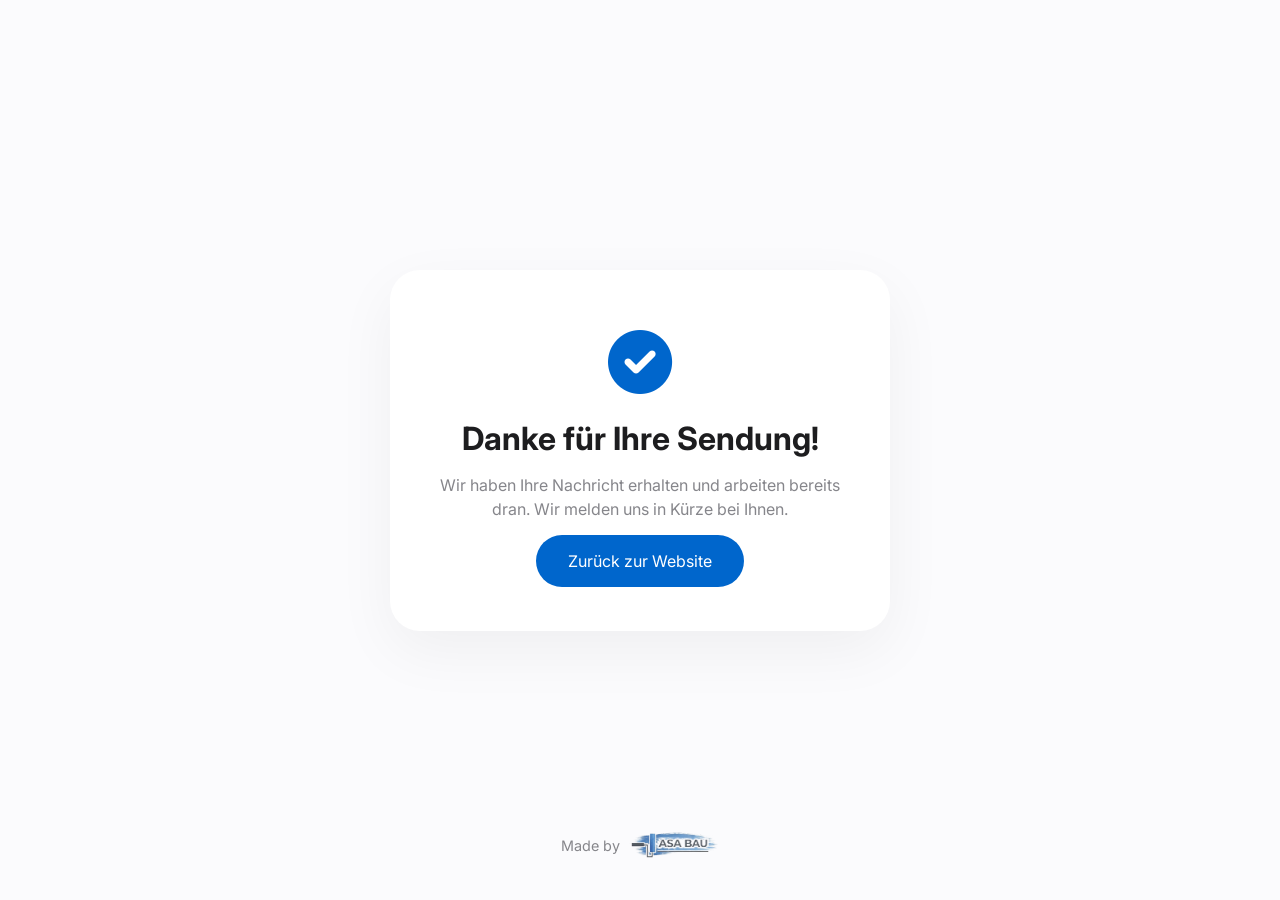
<file: danke.html>
<!DOCTYPE html>
<html lang="de">
<head>
    <link rel="stylesheet" href="https://cdnjs.cloudflare.com/ajax/libs/font-awesome/6.0.0/css/all.min.css">
    <meta charset="UTF-8">
    <meta name="viewport" content="width=device-width, initial-scale=1.0">
    <title>Anfrage versendet | ASA BAU</title>
    
    <link href="https://fonts.googleapis.com/css2?family=Inter:wght@300;500;700&display=swap" rel="stylesheet">
    <link rel="stylesheet" href="css/style.css">
    <style>
        body.thanks-page {
            background: #fbfbfd;
            height: 100vh;
            display: flex;
            align-items: center;
            justify-content: center;
            text-align: center;
            margin: 0;
        }
        .thanks-card {
            background: white;
            padding: 60px 40px;
            border-radius: 30px;
            box-shadow: 0 20px 60px rgba(0,0,0,0.05);
            max-width: 500px;
            width: 90%;
        }
        .thanks-card i {
            font-size: 4rem;
            color: #0066cc;
            margin-bottom: 25px;
        }
        .thanks-card h1 {
            font-size: 2rem;
            margin-bottom: 15px;
            color: #1d1d1f;
        }
        .thanks-card p {
            color: #86868b;
            margin-bottom: 30px;
            line-height: 1.5;
        }
        .made-by {
            position: fixed;
            bottom: 40px;
            left: 50%;
            transform: translateX(-50%);
            display: flex;
            align-items: center;
            gap: 10px;
            font-size: 0.9rem;
            color: #86868b;
        }
        .made-by img {
            height: 30px;
            opacity: 0.8;
        }
    </style>
</head>
<body class="thanks-page">

    <div class="thanks-card">
        <i class="fas fa-check-circle"></i>
        <h1>Danke für Ihre Sendung!</h1>
        <p>Wir haben Ihre Nachricht erhalten und arbeiten bereits dran. Wir melden uns in Kürze bei Ihnen.</p>
        <a href="index.html" class="btn-main">Zurück zur Website</a>
    </div>

    <div class="made-by">
        <span>Made by</span>
        <img src="img/logo-clean.png" alt="ASA BAU Logo">
    </div>

</body>
</html>
</file>
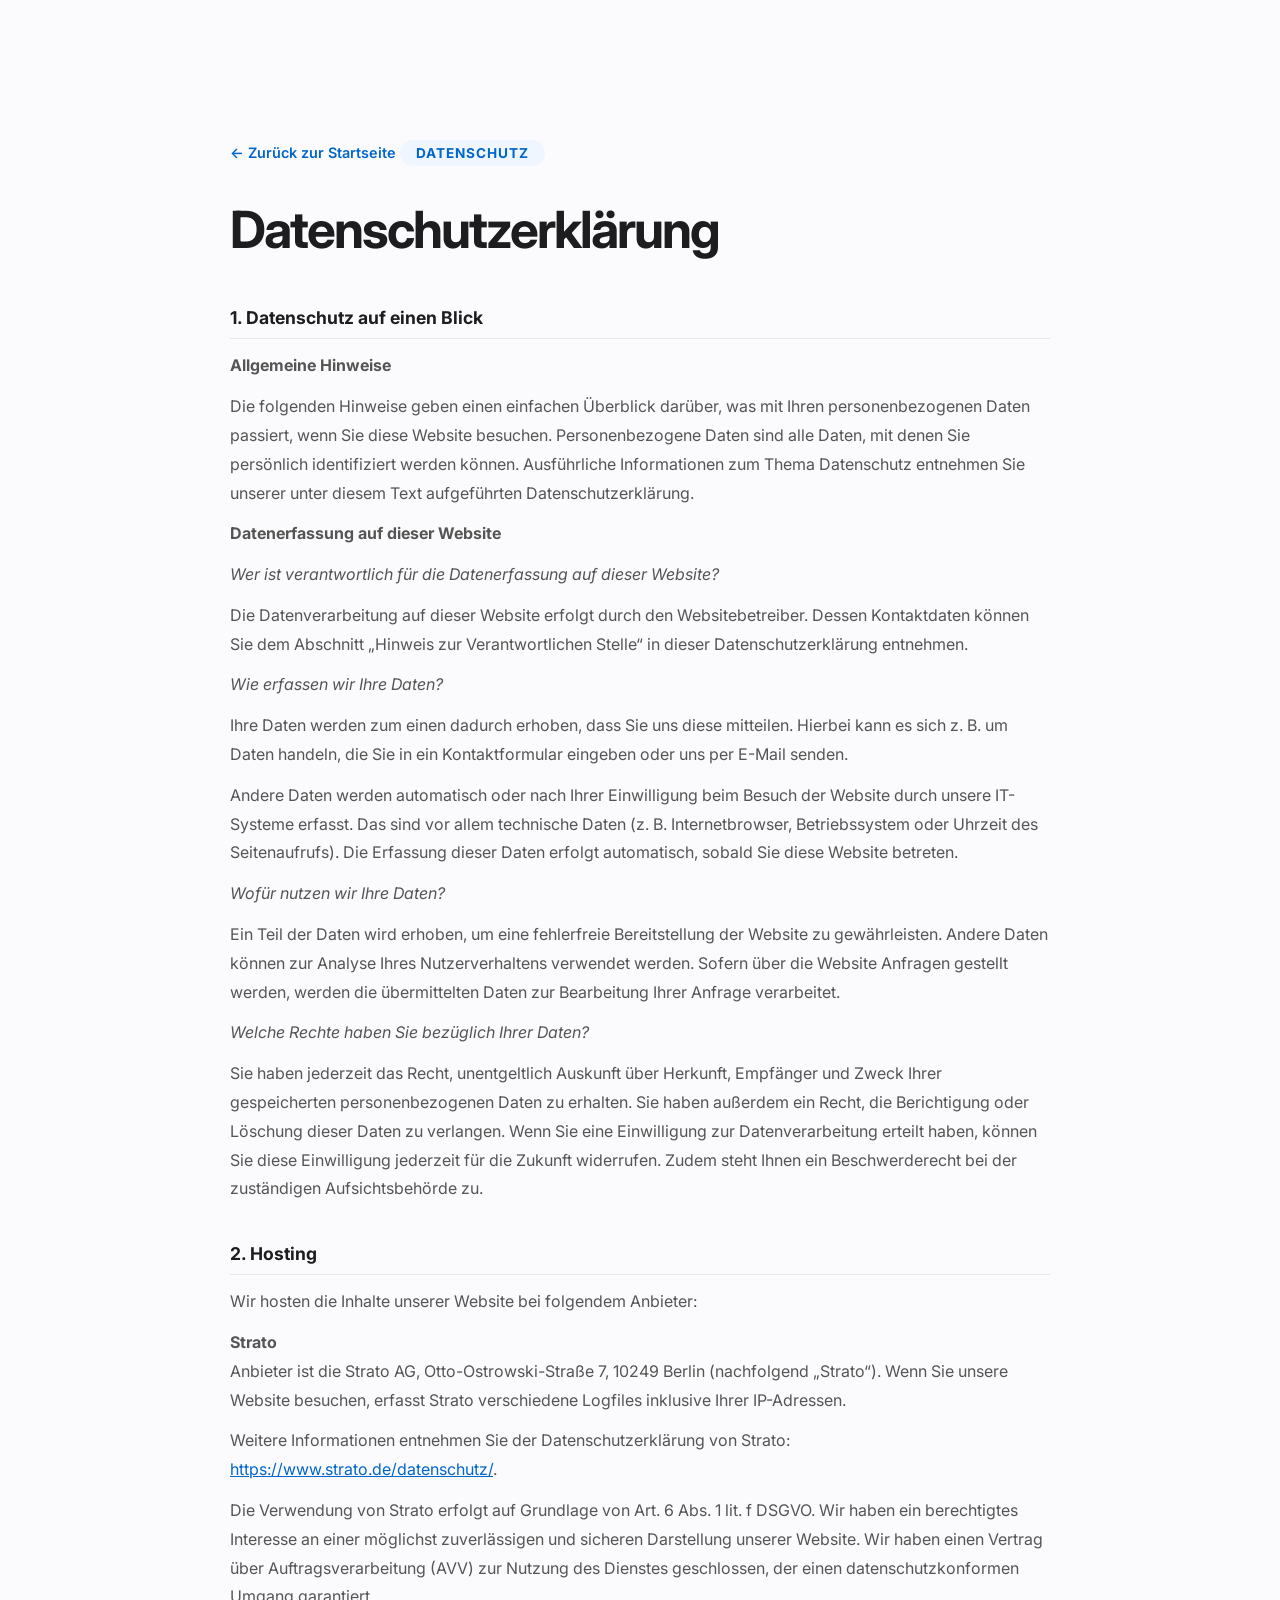
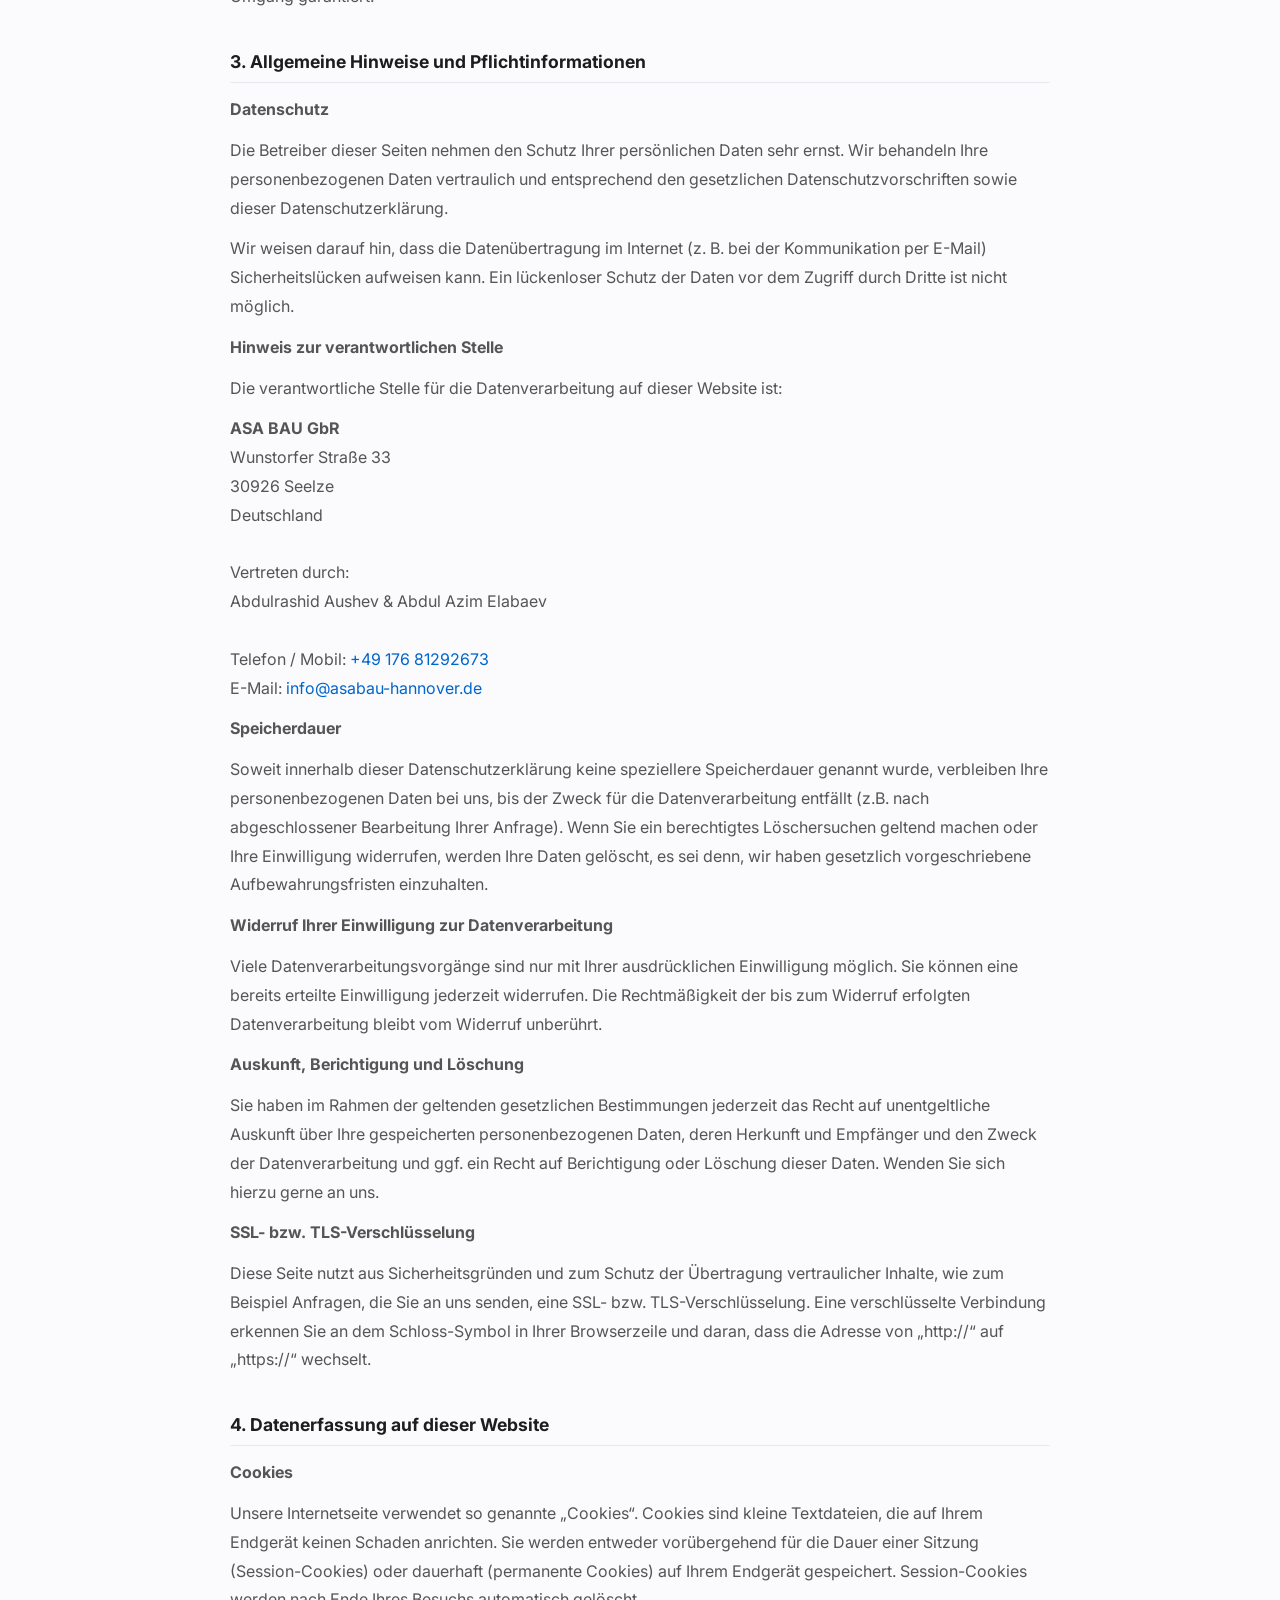
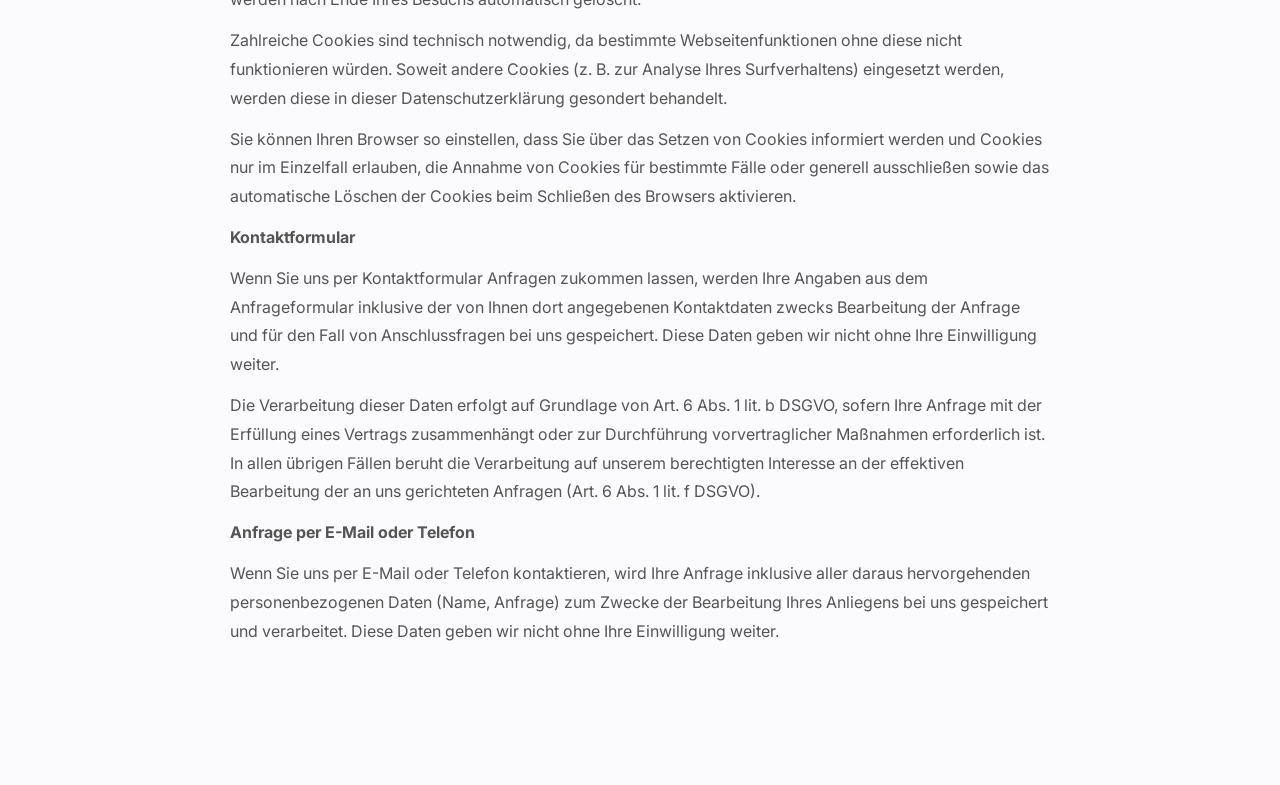
<file: datenschutz.html>
<!DOCTYPE html>
<html lang="de">
<head>
    <meta charset="UTF-8">
    <meta name="viewport" content="width=device-width, initial-scale=1.0">
    <title>Datenschutzerklärung - ASA BAU</title>
    <meta name="robots" content="noindex, nofollow">
    <link href="https://fonts.googleapis.com/css2?family=Inter:wght@300;500;700&display=swap" rel="stylesheet">
    <link rel="stylesheet" href="css/style.css">
    <style>
        body { background: #fbfbfd; }
        .legal-page { padding: 140px 0 100px; max-width: 820px; margin: 0 auto; }
        .legal-badge {
            display: inline-block;
            background: #f0f6ff;
            color: #0066cc;
            padding: 5px 16px;
            border-radius: 20px;
            font-size: 0.85rem;
            font-weight: 700;
            letter-spacing: 1px;
            text-transform: uppercase;
            margin-bottom: 20px;
        }
        .legal-page h1 { font-size: 3.2rem; letter-spacing: -2px; color: #1d1d1f; margin-bottom: 50px; line-height: 1.1; }
        .legal-section { margin-bottom: 40px; }
        .legal-section h2 {
            font-size: 1.1rem;
            font-weight: 700;
            color: #1d1d1f;
            margin-bottom: 12px;
            padding-bottom: 10px;
            border-bottom: 1px solid #e8e8ed;
        }
        .legal-section p { color: #555; line-height: 1.8; font-size: 1rem; margin-bottom: 12px; }
        .legal-section ul { margin-left: 20px; }
        .legal-section li { color: #555; line-height: 1.8; font-size: 1rem; margin-bottom: 6px; }
        .back-link {
            display: inline-flex;
            align-items: center;
            gap: 8px;
            color: #0066cc;
            text-decoration: none;
            font-size: 0.9rem;
            font-weight: 600;
            margin-bottom: 40px;
            transition: gap 0.2s;
        }
        .back-link:hover { gap: 12px; }
    </style>
</head>
<body>
    <div class="container legal-page">
        <a href="index.html" class="back-link">← Zurück zur Startseite</a>
        <div class="legal-badge">Datenschutz</div>
        <h1>Datenschutzerklärung</h1>

        <!-- 1 -->
        <div class="legal-section">
            <h2>1. Datenschutz auf einen Blick</h2>
            <p><strong>Allgemeine Hinweise</strong></p>
            <p>Die folgenden Hinweise geben einen einfachen Überblick darüber, was mit Ihren personenbezogenen Daten passiert, wenn Sie diese Website besuchen. Personenbezogene Daten sind alle Daten, mit denen Sie persönlich identifiziert werden können. Ausführliche Informationen zum Thema Datenschutz entnehmen Sie unserer unter diesem Text aufgeführten Datenschutzerklärung.</p>
            
            <p><strong>Datenerfassung auf dieser Website</strong></p>
            <p><em>Wer ist verantwortlich für die Datenerfassung auf dieser Website?</em></p>
            <p>Die Datenverarbeitung auf dieser Website erfolgt durch den Websitebetreiber. Dessen Kontaktdaten können Sie dem Abschnitt „Hinweis zur Verantwortlichen Stelle“ in dieser Datenschutzerklärung entnehmen.</p>
            <p><em>Wie erfassen wir Ihre Daten?</em></p>
            <p>Ihre Daten werden zum einen dadurch erhoben, dass Sie uns diese mitteilen. Hierbei kann es sich z. B. um Daten handeln, die Sie in ein Kontaktformular eingeben oder uns per E-Mail senden.</p>
            <p>Andere Daten werden automatisch oder nach Ihrer Einwilligung beim Besuch der Website durch unsere IT-Systeme erfasst. Das sind vor allem technische Daten (z. B. Internetbrowser, Betriebssystem oder Uhrzeit des Seitenaufrufs). Die Erfassung dieser Daten erfolgt automatisch, sobald Sie diese Website betreten.</p>
            <p><em>Wofür nutzen wir Ihre Daten?</em></p>
            <p>Ein Teil der Daten wird erhoben, um eine fehlerfreie Bereitstellung der Website zu gewährleisten. Andere Daten können zur Analyse Ihres Nutzerverhaltens verwendet werden. Sofern über die Website Anfragen gestellt werden, werden die übermittelten Daten zur Bearbeitung Ihrer Anfrage verarbeitet.</p>
            <p><em>Welche Rechte haben Sie bezüglich Ihrer Daten?</em></p>
            <p>Sie haben jederzeit das Recht, unentgeltlich Auskunft über Herkunft, Empfänger und Zweck Ihrer gespeicherten personenbezogenen Daten zu erhalten. Sie haben außerdem ein Recht, die Berichtigung oder Löschung dieser Daten zu verlangen. Wenn Sie eine Einwilligung zur Datenverarbeitung erteilt haben, können Sie diese Einwilligung jederzeit für die Zukunft widerrufen. Zudem steht Ihnen ein Beschwerderecht bei der zuständigen Aufsichtsbehörde zu.</p>
        </div>

        <!-- 2 -->
        <div class="legal-section">
            <h2>2. Hosting</h2>
            <p>Wir hosten die Inhalte unserer Website bei folgendem Anbieter:</p>
            <p><strong>Strato</strong><br>
            Anbieter ist die Strato AG, Otto-Ostrowski-Straße 7, 10249 Berlin (nachfolgend „Strato“). Wenn Sie unsere Website besuchen, erfasst Strato verschiedene Logfiles inklusive Ihrer IP-Adressen.</p>
            <p>Weitere Informationen entnehmen Sie der Datenschutzerklärung von Strato: <a href="https://www.strato.de/datenschutz/" target="_blank" rel="noopener noreferrer" style="color: #0066cc;">https://www.strato.de/datenschutz/</a>.</p>
            <p>Die Verwendung von Strato erfolgt auf Grundlage von Art. 6 Abs. 1 lit. f DSGVO. Wir haben ein berechtigtes Interesse an einer möglichst zuverlässigen und sicheren Darstellung unserer Website. Wir haben einen Vertrag über Auftragsverarbeitung (AVV) zur Nutzung des Dienstes geschlossen, der einen datenschutzkonformen Umgang garantiert.</p>
        </div>

        <!-- 3 -->
        <div class="legal-section">
            <h2>3. Allgemeine Hinweise und Pflichtinformationen</h2>
            <p><strong>Datenschutz</strong></p>
            <p>Die Betreiber dieser Seiten nehmen den Schutz Ihrer persönlichen Daten sehr ernst. Wir behandeln Ihre personenbezogenen Daten vertraulich und entsprechend den gesetzlichen Datenschutzvorschriften sowie dieser Datenschutzerklärung.</p>
            <p>Wir weisen darauf hin, dass die Datenübertragung im Internet (z. B. bei der Kommunikation per E-Mail) Sicherheitslücken aufweisen kann. Ein lückenloser Schutz der Daten vor dem Zugriff durch Dritte ist nicht möglich.</p>
            
            <p><strong>Hinweis zur verantwortlichen Stelle</strong></p>
            <p>Die verantwortliche Stelle für die Datenverarbeitung auf dieser Website ist:</p>
            <p>
                <strong>ASA BAU GbR</strong><br>
                Wunstorfer Straße 33<br>
                30926 Seelze<br>
                Deutschland<br><br>
                Vertreten durch:<br>
                Abdulrashid Aushev &amp; Abdul Azim Elabaev<br><br>
                Telefon / Mobil: <a href="tel:+4917681292673" style="color: #0066cc; text-decoration: none;">+49 176 81292673</a><br>
                E-Mail: <a href="mailto:info@asabau-hannover.de" style="color: #0066cc; text-decoration: none;">info@asabau-hannover.de</a>
            </p>
            
            <p><strong>Speicherdauer</strong></p>
            <p>Soweit innerhalb dieser Datenschutzerklärung keine speziellere Speicherdauer genannt wurde, verbleiben Ihre personenbezogenen Daten bei uns, bis der Zweck für die Datenverarbeitung entfällt (z.B. nach abgeschlossener Bearbeitung Ihrer Anfrage). Wenn Sie ein berechtigtes Löschersuchen geltend machen oder Ihre Einwilligung widerrufen, werden Ihre Daten gelöscht, es sei denn, wir haben gesetzlich vorgeschriebene Aufbewahrungsfristen einzuhalten.</p>
            
            <p><strong>Widerruf Ihrer Einwilligung zur Datenverarbeitung</strong></p>
            <p>Viele Datenverarbeitungsvorgänge sind nur mit Ihrer ausdrücklichen Einwilligung möglich. Sie können eine bereits erteilte Einwilligung jederzeit widerrufen. Die Rechtmäßigkeit der bis zum Widerruf erfolgten Datenverarbeitung bleibt vom Widerruf unberührt.</p>
            
            <p><strong>Auskunft, Berichtigung und Löschung</strong></p>
            <p>Sie haben im Rahmen der geltenden gesetzlichen Bestimmungen jederzeit das Recht auf unentgeltliche Auskunft über Ihre gespeicherten personenbezogenen Daten, deren Herkunft und Empfänger und den Zweck der Datenverarbeitung und ggf. ein Recht auf Berichtigung oder Löschung dieser Daten. Wenden Sie sich hierzu gerne an uns.</p>

            <p><strong>SSL- bzw. TLS-Verschlüsselung</strong></p>
            <p>Diese Seite nutzt aus Sicherheitsgründen und zum Schutz der Übertragung vertraulicher Inhalte, wie zum Beispiel Anfragen, die Sie an uns senden, eine SSL- bzw. TLS-Verschlüsselung. Eine verschlüsselte Verbindung erkennen Sie an dem Schloss-Symbol in Ihrer Browserzeile und daran, dass die Adresse von „http://“ auf „https://“ wechselt.</p>
        </div>

        <!-- 4 -->
        <div class="legal-section">
            <h2>4. Datenerfassung auf dieser Website</h2>
            <p><strong>Cookies</strong></p>
            <p>Unsere Internetseite verwendet so genannte „Cookies“. Cookies sind kleine Textdateien, die auf Ihrem Endgerät keinen Schaden anrichten. Sie werden entweder vorübergehend für die Dauer einer Sitzung (Session-Cookies) oder dauerhaft (permanente Cookies) auf Ihrem Endgerät gespeichert. Session-Cookies werden nach Ende Ihres Besuchs automatisch gelöscht.</p>
            <p>Zahlreiche Cookies sind technisch notwendig, da bestimmte Webseitenfunktionen ohne diese nicht funktionieren würden. Soweit andere Cookies (z. B. zur Analyse Ihres Surfverhaltens) eingesetzt werden, werden diese in dieser Datenschutzerklärung gesondert behandelt.</p>
            <p>Sie können Ihren Browser so einstellen, dass Sie über das Setzen von Cookies informiert werden und Cookies nur im Einzelfall erlauben, die Annahme von Cookies für bestimmte Fälle oder generell ausschließen sowie das automatische Löschen der Cookies beim Schließen des Browsers aktivieren.</p>
            
            <p><strong>Kontaktformular</strong></p>
            <p>Wenn Sie uns per Kontaktformular Anfragen zukommen lassen, werden Ihre Angaben aus dem Anfrageformular inklusive der von Ihnen dort angegebenen Kontaktdaten zwecks Bearbeitung der Anfrage und für den Fall von Anschlussfragen bei uns gespeichert. Diese Daten geben wir nicht ohne Ihre Einwilligung weiter.</p>
            <p>Die Verarbeitung dieser Daten erfolgt auf Grundlage von Art. 6 Abs. 1 lit. b DSGVO, sofern Ihre Anfrage mit der Erfüllung eines Vertrags zusammenhängt oder zur Durchführung vorvertraglicher Maßnahmen erforderlich ist. In allen übrigen Fällen beruht die Verarbeitung auf unserem berechtigten Interesse an der effektiven Bearbeitung der an uns gerichteten Anfragen (Art. 6 Abs. 1 lit. f DSGVO).</p>
            
            <p><strong>Anfrage per E-Mail oder Telefon</strong></p>
            <p>Wenn Sie uns per E-Mail oder Telefon kontaktieren, wird Ihre Anfrage inklusive aller daraus hervorgehenden personenbezogenen Daten (Name, Anfrage) zum Zwecke der Bearbeitung Ihres Anliegens bei uns gespeichert und verarbeitet. Diese Daten geben wir nicht ohne Ihre Einwilligung weiter.</p>
        </div>
    </div>
</body>
</html>
</file>
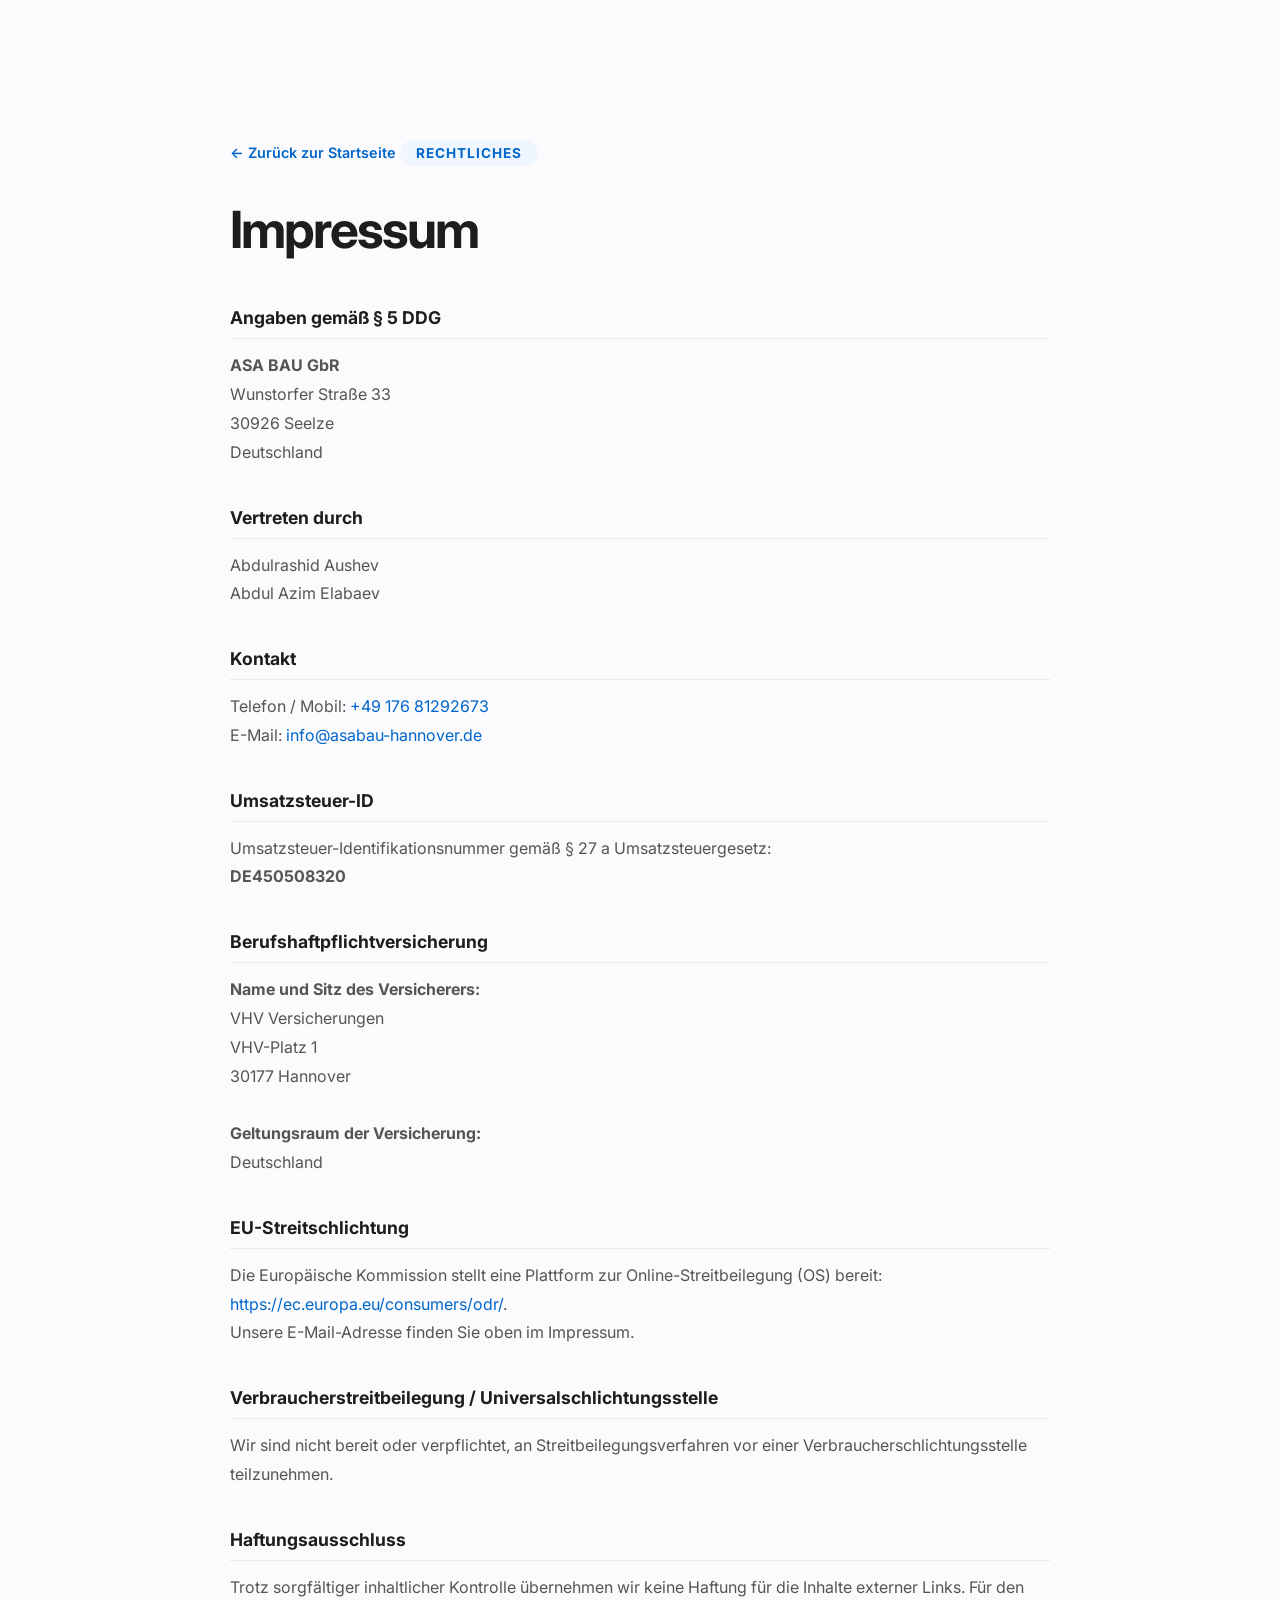
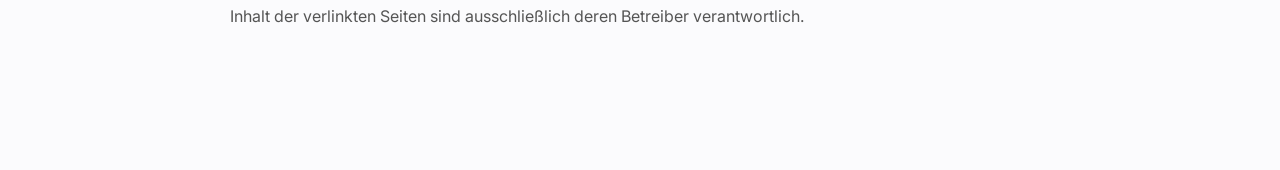
<file: impressum.html>
<!DOCTYPE html>
<html lang="de">
<head>
    <meta charset="UTF-8">
    <meta name="viewport" content="width=device-width, initial-scale=1.0">
    <title>Impressum - ASA BAU</title>
    <meta name="robots" content="noindex, nofollow">
    <link href="https://fonts.googleapis.com/css2?family=Inter:wght@300;500;700&display=swap" rel="stylesheet">
    <link rel="stylesheet" href="css/style.css">
    <style>
        body { background: #fbfbfd; }
        .legal-page { padding: 140px 0 100px; max-width: 820px; margin: 0 auto; }
        .legal-badge {
            display: inline-block;
            background: #f0f6ff;
            color: #0066cc;
            padding: 5px 16px;
            border-radius: 20px;
            font-size: 0.85rem;
            font-weight: 700;
            letter-spacing: 1px;
            text-transform: uppercase;
            margin-bottom: 20px;
        }
        .legal-page h1 { font-size: 3.2rem; letter-spacing: -2px; color: #1d1d1f; margin-bottom: 50px; line-height: 1.1; }
        .legal-section { margin-bottom: 40px; }
        .legal-section h2 {
            font-size: 1.1rem;
            font-weight: 700;
            color: #1d1d1f;
            margin-bottom: 12px;
            padding-bottom: 10px;
            border-bottom: 1px solid #e8e8ed;
        }
        .legal-section p, .legal-section li { color: #555; line-height: 1.8; font-size: 1rem; }
        .legal-section li { margin-left: 20px; margin-bottom: 6px; }
        .back-link {
            display: inline-flex;
            align-items: center;
            gap: 8px;
            color: #0066cc;
            text-decoration: none;
            font-size: 0.9rem;
            font-weight: 600;
            margin-bottom: 40px;
            transition: gap 0.2s;
        }
        .back-link:hover { gap: 12px; }
    </style>
</head>
<body>
    <div class="container legal-page">
        <a href="index.html" class="back-link">← Zurück zur Startseite</a>
        <div class="legal-badge">Rechtliches</div>
        <h1>Impressum</h1>

        <div class="legal-section">
            <h2>Angaben gemäß § 5 DDG</h2>
            <p>
                <strong>ASA BAU GbR</strong><br>
                Wunstorfer Straße 33<br>
                30926 Seelze<br>
                Deutschland
            </p>
        </div>

        <div class="legal-section">
            <h2>Vertreten durch</h2>
            <p>
                Abdulrashid Aushev<br>
                Abdul Azim Elabaev
            </p>
        </div>

        <div class="legal-section">
            <h2>Kontakt</h2>
            <p>
                Telefon / Mobil: <a href="tel:+4917681292673" style="color: #0066cc; text-decoration: none;">+49 176 81292673</a><br>
                E-Mail: <a href="mailto:info@asabau-hannover.de" style="color: #0066cc; text-decoration: none;">info@asabau-hannover.de</a>
            </p>
        </div>

        <div class="legal-section">
            <h2>Umsatzsteuer-ID</h2>
            <p>
                Umsatzsteuer-Identifikationsnummer gemäß § 27 a Umsatzsteuergesetz:<br>
                <strong>DE450508320</strong>
            </p>
        </div>

        <div class="legal-section">
            <h2>Berufshaftpflichtversicherung</h2>
            <p>
                <strong>Name und Sitz des Versicherers:</strong><br>
                VHV Versicherungen<br>
                VHV-Platz 1<br>
                30177 Hannover<br><br>
                <strong>Geltungsraum der Versicherung:</strong><br>
                Deutschland
            </p>
        </div>

        <div class="legal-section">
            <h2>EU-Streitschlichtung</h2>
            <p>
                Die Europäische Kommission stellt eine Plattform zur Online-Streitbeilegung (OS) bereit: 
                <a href="https://ec.europa.eu/consumers/odr/" target="_blank" rel="noopener noreferrer" style="color: #0066cc; text-decoration: none;">https://ec.europa.eu/consumers/odr/</a>.<br>
                Unsere E-Mail-Adresse finden Sie oben im Impressum.
            </p>
        </div>

        <div class="legal-section">
            <h2>Verbraucherstreitbeilegung / Universalschlichtungsstelle</h2>
            <p>
                Wir sind nicht bereit oder verpflichtet, an Streitbeilegungsverfahren vor einer Verbraucherschlichtungsstelle teilzunehmen.
            </p>
        </div>

        <div class="legal-section">
            <h2>Haftungsausschluss</h2>
            <p>
                Trotz sorgfältiger inhaltlicher Kontrolle übernehmen wir keine Haftung für die Inhalte externer Links. Für den Inhalt der verlinkten Seiten sind ausschließlich deren Betreiber verantwortlich.
            </p>
        </div>
    </div>
</body>
</html>
</file>
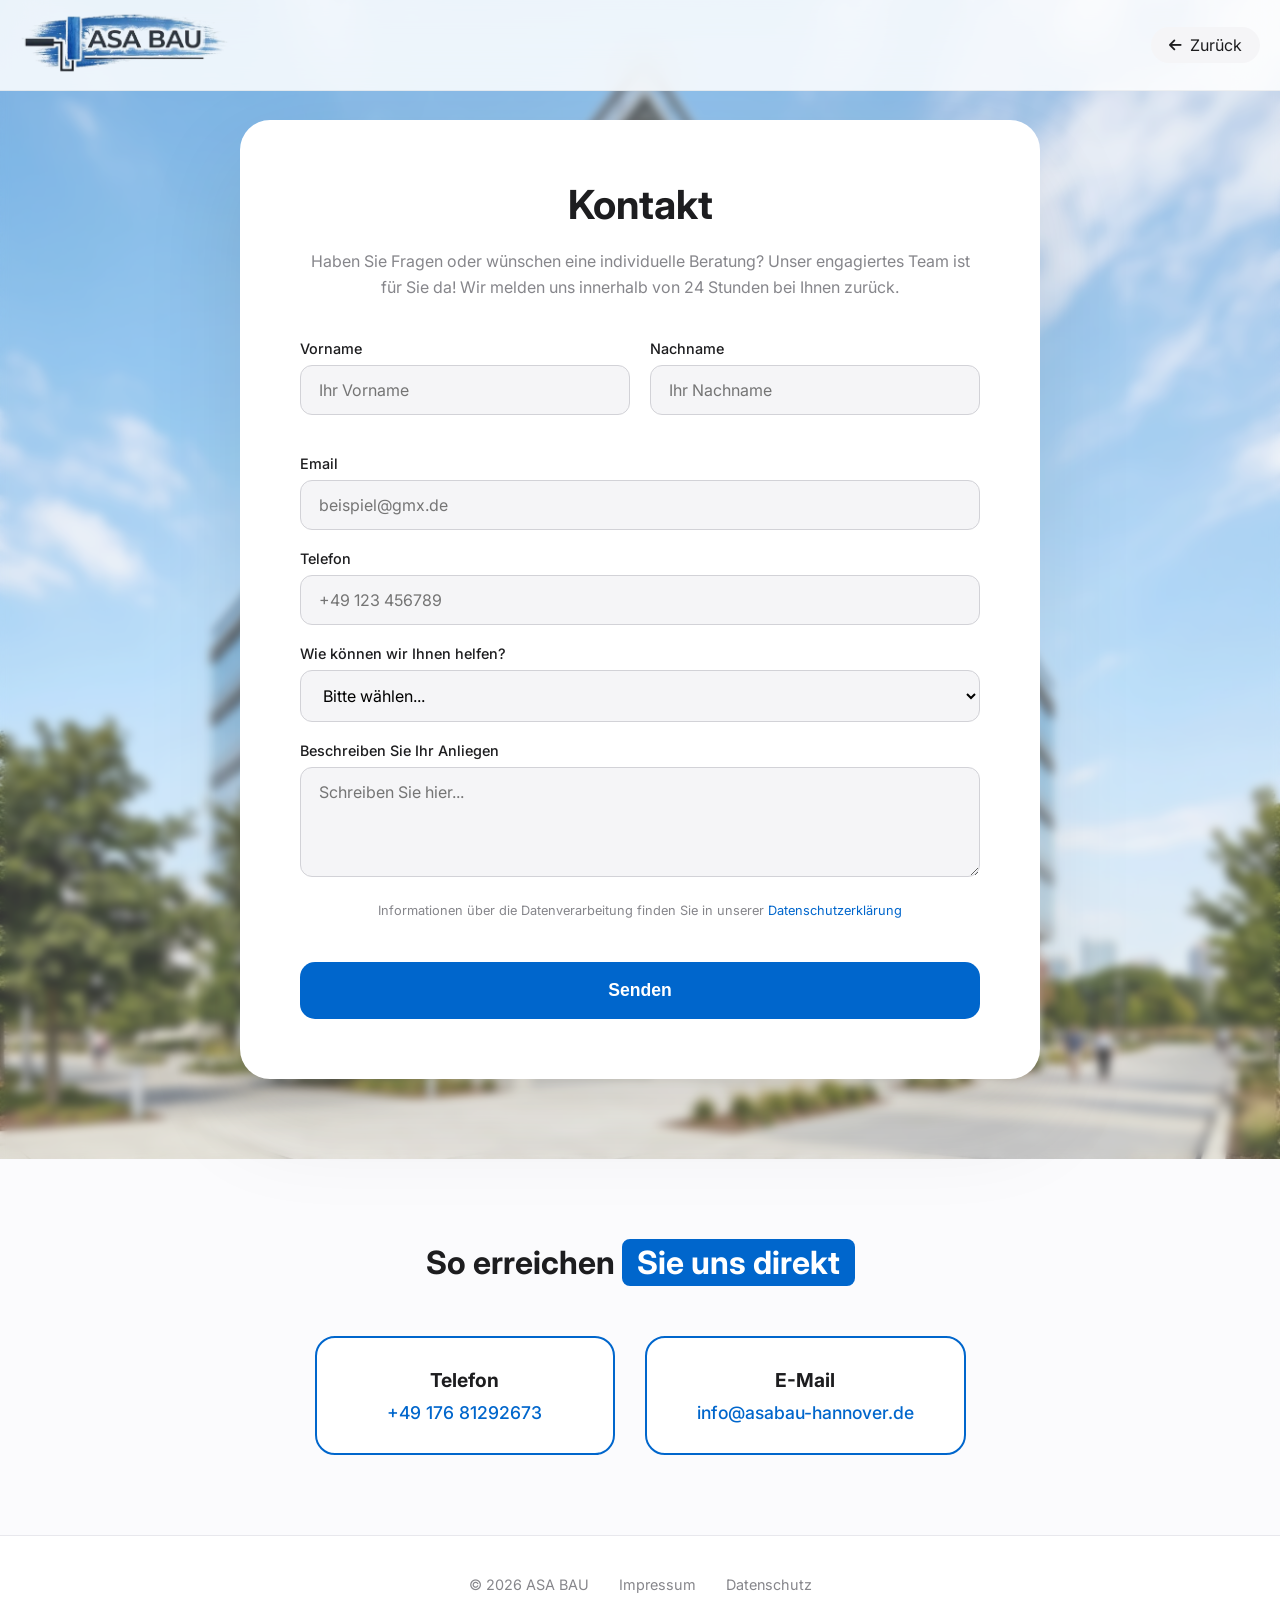
<file: kontakt.html>
<!DOCTYPE html>
<html lang="de">
<head>
    <link rel="stylesheet" href="https://cdnjs.cloudflare.com/ajax/libs/font-awesome/6.0.0/css/all.min.css">
    <meta charset="UTF-8">
    <meta name="viewport" content="width=device-width, initial-scale=1.0">
    <title>Kontakt | ASA BAU - Präzision in jedem Detail</title>
    
    <link href="https://fonts.googleapis.com/css2?family=Inter:wght@300;500;700&display=swap" rel="stylesheet">
    <link href="https://unpkg.com/aos@2.3.1/dist/aos.css" rel="stylesheet">
    <link rel="stylesheet" href="css/style.css">
</head>
<body class="contact-page">

<header>
    <nav class="container">
        <div class="logo">
            <a href="index.html">
                <img src="img/logo-clean.png" alt="ASA BAU Logo">
            </a>
        </div>
        
        <div class="nav-contact">
            <a href="index.html" class="phone-link">
                <i class="fas fa-arrow-left" style="margin-right: 8px; font-size: 0.9rem;"></i>
                <span class="phone-text">Zurück</span>
            </a>
        </div>
    </nav>
</header>

<section class="contact-hero" style="background-image: url('img/contact-bg.png');">
    <div class="contact-overlay"></div>
    <div class="container">
        <div class="contact-card" data-aos="fade-up">
            <h1>Kontakt</h1>
            <p>Haben Sie Fragen oder wünschen eine individuelle Beratung? Unser engagiertes Team ist für Sie da! Wir melden uns innerhalb von 24 Stunden bei Ihnen zurück.</p>
            
            <form class="contact-form" action="send_mail.php" method="POST">
                <input type="text" name="_honey" style="display:none">
                <div class="form-row">
                    <div class="form-group">
                        <label for="vorname">Vorname</label>
                        <input type="text" id="vorname" name="vorname" placeholder="Ihr Vorname" required>
                    </div>
                    <div class="form-group">
                        <label for="nachname">Nachname</label>
                        <input type="text" id="nachname" name="nachname" placeholder="Ihr Nachname" required>
                    </div>
                </div>
                
                <div class="form-group">
                    <label for="email">Email</label>
                    <input type="email" id="email" name="email" placeholder="beispiel@gmx.de" required>
                </div>
                
                <div class="form-group">
                    <label for="telefon">Telefon</label>
                    <input type="tel" id="telefon" name="telefon" placeholder="+49 123 456789">
                </div>
                
                <div class="form-group">
                    <label for="anliegen">Wie können wir Ihnen helfen?</label>
                    <select id="anliegen" name="anliegen">
                        <option value="">Bitte wählen...</option>
                        <option value="maler">Malerarbeiten</option>
                        <option value="trockenbau">Trockenbau</option>
                        <option value="fussboden">Fußboden</option>
                        <option value="sonstiges">Sonstiges</option>
                    </select>
                </div>
                
                <div class="form-group">
                    <label for="nachricht">Beschreiben Sie Ihr Anliegen</label>
                    <textarea id="nachricht" name="nachricht" rows="4" placeholder="Schreiben Sie hier..."></textarea>
                </div>
                
                <p class="privacy-note">Informationen über die Datenverarbeitung finden Sie in unserer <a href="datenschutz.html">Datenschutzerklärung</a></p>
                
                <button type="submit" class="btn-main submit-btn">Senden</button>
            </form>
        </div>
    </div>
</section>

<section class="direct-contact container" data-aos="fade-up">
    <h2 class="direct-title">So erreichen <span class="blue-badge">Sie uns direkt</span></h2>
    
    <div class="contact-methods">
        <div class="method-box">
            <h3>Telefon</h3>
            <a href="tel:+4917681292673">+49 176 81292673</a>
        </div>
        <div class="method-box">
            <h3>E-Mail</h3>
            <a href="mailto:info@asabau-hannover.de">info@asabau-hannover.de</a>
        </div>
    </div>
</section>

<footer class="contact-footer">
    <div class="container">
        <div class="footer-bottom">
            <span>&copy; 2026 ASA BAU</span>
            <a href="impressum.html">Impressum</a>
            <a href="datenschutz.html">Datenschutz</a>
        </div>
    </div>
</footer>

<!-- Erfolgs-Modal -->
<div id="successModal" class="modal">
    <div class="modal-content success-content" data-aos="zoom-in">
        <div class="success-icon">
            <i class="fas fa-check-circle"></i>
        </div>
        <h2>Danke für die Anfrage!</h2>
        <p>Wir haben Ihre Nachricht erhalten und arbeiten bereits an der Bearbeitung. Wir melden uns in Kürze bei Ihnen.</p>
        
        <div class="modal-footer-brand">
            <span>Made by</span>
            <img src="img/logo-clean.png" alt="ASA BAU Logo">
        </div>
        
        <button class="btn-main" onclick="closeSuccessModal()">Schließen</button>
    </div>
</div>

<script src="https://unpkg.com/aos@2.3.1/dist/aos.js"></script>
<script src="js/script.js"></script>
<script>AOS.init({ duration: 800, once: true });</script>

</body>
</html>
</file>
<file: css/style.css>
html {
    scroll-behavior: smooth;
}

* {
    margin: 0;
    padding: 0;
    box-sizing: border-box;
}

body {
    font-family: 'Inter', sans-serif;
    color: #1d1d1f;
    background-color: #fbfbfd;
    overflow-x: hidden;
}

.container {
    max-width: 1100px;
    margin: auto;
    padding: 0 20px;
}

header {
    background: rgba(255, 255, 255, 0.85);
    backdrop-filter: blur(20px);
    -webkit-backdrop-filter: blur(20px);
    padding: 8px 0;
    position: fixed;
    width: 100%;
    top: 0;
    z-index: 1000;
    border-bottom: 1px solid rgba(0, 0, 0, 0.05);
    transition: padding 0.4s ease, box-shadow 0.4s ease;
}

header.header-scrolled {
    padding: 4px 0;
    box-shadow: 0 8px 30px rgba(0,0,0,0.08);
    background: rgba(255,255,255,0.95);
}

header .container {
    max-width: 1400px;
}

nav {
    display: flex;
    justify-content: space-between;
    align-items: center;
}

.logo img {
    height: 70px;
    width: auto;
    transition: transform 0.3s ease;
}

.logo img:hover {
    transform: scale(1.05);
}

.phone-link {
    display: flex;
    align-items: center;
    text-decoration: none;
    color: #1d1d1f;
    background: #f5f5f7;
    padding: 8px 18px;
    border-radius: 20px;
    transition: 0.3s;
}

.phone-link:hover {
    background: #e8e8ed;
}

.nav-phone-icon {
    height: 18px;
    margin-right: 8px;
}

.hero {
    height: 100vh;
    display: flex;
    align-items: center;
    justify-content: center;
    text-align: center;
    background: #fbfbfd;
    padding-top: 80px;
}

.hero-content {
    background: #0066cc;
    padding: 80px 40px;
    border-radius: 50px;
    color: white;
    box-shadow: 0 30px 100px rgba(0, 102, 204, 0.3);
    max-width: 1000px;
    margin: 0 20px;
}

.hero h1 {
    font-size: 4.5rem;
    letter-spacing: -2px;
    line-height: 1.1;
    margin-bottom: 20px;
    color: white;
}

.hero h1 span {
    color: rgba(255, 255, 255, 0.9);
}

.hero p {
    font-size: 1.5rem;
    color: rgba(255, 255, 255, 0.8);
    margin-bottom: 40px;
}

.hero .btn-main {
    background: white;
    color: #0066cc;
    font-weight: 600;
}

.hero .btn-main:hover {
    background: #f5f5f7;
    transform: scale(1.05);
}

.btn-main {
    background: #0066cc;
    color: white;
    padding: 16px 32px;
    border-radius: 30px;
    text-decoration: none;
    transition: 0.3s;
}

.btn-main:hover {
    background: #0077ed;
    transform: scale(1.02);
}

.services {
    padding: 120px 0;
}

.section-title {
    text-align: center;
    font-size: 3rem;
    margin-bottom: 70px;
}

.service-grid {
    display: grid;
    grid-template-columns: repeat(auto-fit, minmax(280px, 1fr));
    gap: 30px;
}

.service-card {
    background: white;
    padding: 50px 30px;
    border-radius: 25px;
    text-align: center;
    cursor: pointer;
    box-shadow: 0 4px 20px rgba(0, 0, 0, 0.04);
    transition: transform 0.4s cubic-bezier(0.175, 0.885, 0.32, 1.275), box-shadow 0.4s ease;
    border: 1px solid rgba(0,0,0,0.04);
    will-change: transform;
}

.service-card:hover {
    transform: translateY(-12px) scale(1.02);
    box-shadow: 0 25px 60px rgba(0, 102, 204, 0.12);
    border-color: rgba(0, 102, 204, 0.1);
}

.icon {
    font-size: 3.5rem;
    margin-bottom: 20px;
}

footer {
    background: #1d1d1f;
    color: white;
    padding: 80px 0;
    text-align: center;
}

.footer-sub {
    color: #86868b;
    margin-bottom: 30px;
}

.footer-contact a {
    color: #0066cc;
    text-decoration: none;
    font-size: 1.3rem;
}

.legal-links {
    margin-top: 50px;
    padding-top: 30px;
    border-top: 1px solid #333;
    display: flex;
    justify-content: center;
    gap: 25px;
    color: #86868b;
}

.legal-links a {
    color: #86868b;
    text-decoration: none;
}

.modal {
    display: none;
    position: fixed;
    z-index: 2000;
    left: 0;
    top: 0;
    width: 100%;
    height: 100%;
    background: rgba(0, 0, 0, 0.5);
    backdrop-filter: blur(10px);
    overflow-y: auto;
}

.modal-content {
    background: white;
    margin: 10% auto;
    padding: 40px;
    border-radius: 30px;
    max-width: 500px;
    position: relative;
}

/* Fullscreen Modal */
.fullscreen-modal-content {
    background: white;
    width: 90%;
    max-width: 900px;
    margin: 5% auto;
    padding: 50px;
    border-radius: 30px;
    position: relative;
    box-shadow: 0 40px 100px rgba(0,0,0,0.2);
    animation: modalSlideIn 0.4s cubic-bezier(0.175, 0.885, 0.32, 1.275);
}

@keyframes modalSlideIn {
    0% { transform: translateY(30px); opacity: 0; }
    100% { transform: translateY(0); opacity: 1; }
}

.fullscreen-modal-top {
    display: grid;
    grid-template-columns: 1fr 1fr;
    gap: 40px;
    margin-bottom: 30px;
    align-items: start;
}

.fullscreen-modal-content .modal-image-container {
    width: 100%;
    height: 280px;
    border-radius: 20px;
    overflow: hidden;
    margin: 0;
}

.modal-text-content h2 {
    font-size: 2rem;
    color: #1d1d1f;
    margin-bottom: 15px;
    letter-spacing: -1px;
}

.modal-intro {
    color: #86868b;
    font-size: 1rem;
    line-height: 1.6;
}

.modal-bullets {
    list-style: none;
    padding: 0;
    margin: 0;
    display: grid;
    grid-template-columns: 1fr 1fr;
    gap: 12px;
}

.modal-bullets li {
    display: flex;
    align-items: center;
    gap: 10px;
    font-size: 0.95rem;
    color: #1d1d1f;
    background: #f5f5f7;
    padding: 12px 16px;
    border-radius: 12px;
}

.modal-bullets li i {
    color: #0066cc;
    font-size: 0.85rem;
    flex-shrink: 0;
}

.fullscreen-modal-content .modal-cta {
    display: block;
    text-align: center;
    margin-top: 30px;
    padding: 18px;
    font-size: 1.1rem;
    font-weight: 600;
    border-radius: 15px;
}

.close-btn {
    position: absolute;
    right: 25px;
    top: 15px;
    font-size: 30px;
    cursor: pointer;
    color: #86868b;
}

.modal-image-container {
    width: 100%;
    height: 200px;
    border-radius: 15px;
    overflow: hidden;
    margin-bottom: 20px;
}

.modal-main-image {
    width: 100%;
    height: 100%;
    object-fit: cover;
}

.modal-cta {
    width: 100%;
    text-align: center;
    margin-top: 25px;
    display: inline-block;
}

@media (max-width: 600px) {
    .hero-content {
        padding: 50px 20px;
        border-radius: 30px;
    }

    .hero h1 {
        font-size: 2.8rem;
    }

    .phone-text {
        display: none;
    }

    .logo img {
        height: 50px;
    }
}

.cookie-notice {
    position: fixed;
    bottom: 20px;
    left: 20px;
    right: 20px;
    background: rgba(255, 255, 255, 0.9);
    backdrop-filter: blur(15px);
    padding: 15px 25px;
    border-radius: 20px;
    display: flex;
    justify-content: space-between;
    align-items: center;
    box-shadow: 0 10px 30px rgba(0, 0, 0, 0.1);
    z-index: 3000;
}

/* Button-Style analog zum Apple-Look */
.cookie-notice button {
    background: #0066cc;
    color: white;
    border: none;
    padding: 8px 20px;
    border-radius: 15px;
    cursor: pointer;
}

.icon {
    font-size: 3rem;
    color: #0066cc;
    /* Das ASA BAU Blau */
    margin-bottom: 20px;
    display: block;
}

.service-card:hover .icon {
    transform: scale(1.1);
    transition: transform 0.3s ease;
}

/* Kontakt-Seite */
.contact-hero {
    min-height: 100vh;
    padding: 120px 0 80px 0;
    background-size: cover;
    background-position: center;
    position: relative;
    display: flex;
    align-items: center;
}

.contact-overlay {
    position: absolute;
    top: 0;
    left: 0;
    width: 100%;
    height: 100%;
    background: rgba(255, 255, 255, 0.2);
    backdrop-filter: blur(5px);
}

.contact-card {
    position: relative;
    background: white;
    max-width: 800px;
    margin: 0 auto;
    padding: 60px;
    border-radius: 30px;
    box-shadow: 0 40px 100px rgba(0, 0, 0, 0.1);
    text-align: center;
}

.contact-card h1 {
    font-size: 2.5rem;
    margin-bottom: 20px;
    color: #1d1d1f;
}

.contact-card p {
    color: #86868b;
    margin-bottom: 40px;
    line-height: 1.6;
}

.contact-form {
    text-align: left;
}

.form-row {
    display: flex;
    gap: 20px;
    margin-bottom: 20px;
}

.form-row .form-group {
    flex: 1;
}

.form-group {
    margin-bottom: 20px;
}

.form-group label {
    display: block;
    font-size: 0.9rem;
    font-weight: 500;
    margin-bottom: 8px;
    color: #1d1d1f;
}

.form-group input,
.form-group select,
.form-group textarea {
    width: 100%;
    padding: 14px 18px;
    border: 1px solid #d2d2d7;
    border-radius: 12px;
    font-size: 1rem;
    font-family: inherit;
    transition: 0.3s;
    background: #f5f5f7;
}

.form-group input:focus,
.form-group select:focus,
.form-group textarea:focus {
    outline: none;
    border-color: #0066cc;
    background: white;
    box-shadow: 0 0 0 4px rgba(0, 102, 204, 0.1);
}

.privacy-note {
    font-size: 0.8rem;
    color: #86868b;
    margin: 20px 0;
    text-align: center;
}

.privacy-note a {
    color: #0066cc;
    text-decoration: none;
}

.submit-btn {
    width: 100%;
    border: none;
    cursor: pointer;
    font-size: 1.1rem;
    font-weight: 600;
    padding: 18px;
    border-radius: 15px;
}

@media (max-width: 600px) {
    .form-row {
        flex-direction: column;
        gap: 0;
    }
    
    .contact-card {
        padding: 40px 20px;
        border-radius: 20px;
    }
}

/* Direktkontakt Sektion */
.direct-contact {
    padding: 80px 0;
    text-align: center;
}

.direct-title {
    font-size: 2rem;
    margin-bottom: 50px;
    color: #1d1d1f;
}

.blue-badge {
    background: #0066cc;
    color: white;
    padding: 4px 15px;
    border-radius: 8px;
    display: inline-block;
}

.contact-methods {
    display: flex;
    justify-content: center;
    gap: 30px;
    flex-wrap: wrap;
}

.method-box {
    background: white;
    border: 2px solid #0066cc;
    padding: 30px 50px;
    border-radius: 20px;
    min-width: 300px;
    transition: 0.3s;
}

.method-box:hover {
    transform: translateY(-5px);
    box-shadow: 0 10px 30px rgba(0, 102, 204, 0.1);
}

.method-box h3 {
    font-size: 1.2rem;
    margin-bottom: 10px;
    color: #1d1d1f;
}

.method-box a {
    color: #0066cc;
    text-decoration: none;
    font-size: 1.1rem;
    font-weight: 500;
}

.contact-footer {
    padding: 40px 0;
    border-top: 1px solid #e8e8ed;
    background: white;
}

.footer-bottom {
    display: flex;
    justify-content: center;
    gap: 30px;
    font-size: 0.9rem;
    color: #86868b;
}

.footer-bottom a {
    color: #86868b;
    text-decoration: none;
    transition: 0.3s;
}

.footer-bottom a:hover {
    color: #0066cc;
}

@media (max-width: 600px) {
    .method-box {
        min-width: 100%;
        padding: 25px;
    }
}

/* Erfolgs-Modal Styling */
.success-content {
    text-align: center;
    padding: 50px 40px;
}

.success-icon {
    font-size: 5rem;
    color: #0066cc;
    margin-bottom: 25px;
    animation: successPop 0.5s cubic-bezier(0.175, 0.885, 0.32, 1.275);
}

@keyframes successPop {
    0% { transform: scale(0); }
    100% { transform: scale(1); }
}

.modal-footer-brand {
    margin-top: 40px;
    padding-top: 20px;
    border-top: 1px solid #e8e8ed;
    display: flex;
    align-items: center;
    justify-content: center;
    gap: 10px;
    font-size: 0.85rem;
    color: #86868b;
}

.modal-footer-brand img {
    height: 30px;
    opacity: 0.8;
}

.success-content h2 {
    font-size: 2rem;
    margin-bottom: 15px;
    color: #1d1d1f;
}

.success-content p {
    color: #86868b;
    margin-bottom: 30px;
}

@media (max-width: 768px) {
    .fullscreen-modal-content {
        width: 95%;
        margin: 5% auto;
        padding: 30px 20px;
        border-radius: 20px;
    }
    
    .fullscreen-modal-top {
        grid-template-columns: 1fr;
        gap: 20px;
        margin-bottom: 20px;
    }
    
    .fullscreen-modal-content .modal-image-container {
        height: 200px;
    }
    
    .modal-bullets {
        grid-template-columns: 1fr;
        gap: 8px;
    }
    
    .modal-text-content h2 {
        font-size: 1.6rem;
    }
}

/* ==========================================
   Splitting.js – Word-Wrapper Styles
   ========================================== */
.word {
    display: inline-block;
    overflow: hidden;
}

/* ==========================================
   Stats Counter Sektion
   ========================================== */
.stats-section {
    background: #0066cc;
    padding: 70px 0;
}

.stats-grid {
    display: grid;
    grid-template-columns: repeat(4, 1fr);
    gap: 20px;
    text-align: center;
}

.stat-item {
    display: flex;
    flex-direction: column;
    align-items: center;
    gap: 8px;
    padding: 20px;
    opacity: 0; /* GSAP animiert es rein */
}

.stat-number {
    font-size: 4rem;
    font-weight: 900;
    color: white;
    letter-spacing: -3px;
    line-height: 1;
}

.stat-suffix {
    font-size: 2.5rem;
    font-weight: 900;
    color: rgba(255,255,255,0.7);
    margin-top: -50px;
    margin-left: 4px;
    align-self: flex-start;
}

.stat-label {
    font-size: 0.9rem;
    color: rgba(255,255,255,0.75);
    font-weight: 500;
    letter-spacing: 0.5px;
}

@media (max-width: 768px) {
    .stats-grid {
        grid-template-columns: repeat(2, 1fr);
        gap: 30px;
    }
    .stat-number {
        font-size: 3rem;
    }
}

/* ==========================================
   Vorteile Sektion (3D Flip-Cards)
   ========================================== */
.vorteile {
    padding: 120px 0;
    text-align: center;
}

.badge-container {
    display: flex;
    justify-content: center;
    margin-bottom: 25px;
}

.vorteile-badge {
    border: 2px solid #0066cc;
    color: #0066cc;
    padding: 6px 18px;
    border-radius: 20px;
    font-size: 0.85rem;
    font-weight: 700;
    letter-spacing: 1px;
    text-transform: uppercase;
}

.vorteile-title {
    font-size: 3rem;
    margin-bottom: 25px;
    color: #1d1d1f;
    letter-spacing: -1.5px;
    line-height: 1.1;
}

.highlight-box {
    background: #0066cc;
    color: white;
    padding: 4px 15px;
    border-radius: 12px;
    display: inline-block;
    transform: rotate(-1.5deg);
}

.vorteile-subtitle {
    max-width: 800px;
    margin: 0 auto 60px auto;
    font-size: 1.15rem;
    color: #86868b;
    line-height: 1.6;
}

.vorteile-grid {
    display: grid;
    grid-template-columns: repeat(4, 1fr);
    gap: 30px;
    margin-bottom: 60px;
}

.vorteil-card {
    background: transparent;
    perspective: 1000px; /* 3D-Effekt aktivieren */
    height: 320px;
}

.vorteil-card-inner {
    position: relative;
    width: 100%;
    height: 100%;
    text-align: center;
    transition: transform 0.8s cubic-bezier(0.175, 0.885, 0.32, 1.275);
    transform-style: preserve-3d;
    cursor: pointer;
}

.vorteil-card:hover .vorteil-card-inner {
    transform: rotateY(180deg);
}

.vorteil-card-front, .vorteil-card-back {
    position: absolute;
    width: 100%;
    height: 100%;
    backface-visibility: hidden; /* Versteckt die Rückseite beim Drehen */
    border-radius: 24px;
    padding: 40px 25px;
    box-sizing: border-box;
    display: flex;
    flex-direction: column;
    align-items: center;
    justify-content: center;
}

.vorteil-card-front {
    background: white;
    border: 1px solid #e8e8ed;
    box-shadow: 0 10px 30px rgba(0,0,0,0.02);
}

.vorteil-card-back {
    background: #0066cc;
    color: white;
    transform: rotateY(180deg);
    box-shadow: 0 20px 40px rgba(0, 102, 204, 0.15);
}

.vorteil-icon {
    width: 80px;
    height: 80px;
    border-radius: 50%;
    background: #f5f5f7;
    display: flex;
    align-items: center;
    justify-content: center;
    font-size: 2rem;
    color: #0066cc;
    margin-bottom: 25px;
    transition: 0.3s;
}

.vorteil-card-front h3 {
    font-size: 1.25rem;
    color: #1d1d1f;
    font-weight: 700;
}

.vorteil-card-back h3 {
    font-size: 1.25rem;
    color: white;
    margin-bottom: 15px;
    font-weight: 700;
}

.vorteil-card-back p {
    font-size: 0.95rem;
    line-height: 1.6;
    color: rgba(255,255,255,0.9);
}

/* Orangener Button (Modernes Design) */
.vorteile-cta-container {
    display: flex;
    justify-content: center;
}

.btn-orange {
    background: linear-gradient(135deg, #ff6b00, #e65c00);
    color: white;
    padding: 16px 40px;
    border-radius: 20px;
    text-decoration: none;
    display: inline-flex;
    flex-direction: column;
    align-items: center;
    transition: 0.3s cubic-bezier(0.175, 0.885, 0.32, 1.275);
    box-shadow: 0 15px 35px rgba(230, 92, 0, 0.25);
    border: none;
    cursor: pointer;
}

.btn-orange:hover {
    transform: translateY(-3px) scale(1.02);
    box-shadow: 0 20px 40px rgba(230, 92, 0, 0.35);
}

.btn-orange-title {
    font-size: 1.2rem;
    font-weight: 700;
    margin-bottom: 4px;
}

.btn-orange-subtitle {
    font-size: 0.8rem;
    opacity: 0.9;
    font-weight: 500;
}

/* Blauer Button für hellen Hintergrund */
.btn-blue {
    background: linear-gradient(135deg, #0066cc, #0052a3);
    color: white;
    padding: 16px 40px;
    border-radius: 20px;
    text-decoration: none;
    display: inline-flex;
    flex-direction: column;
    align-items: center;
    transition: 0.3s cubic-bezier(0.175, 0.885, 0.32, 1.275);
    box-shadow: 0 15px 35px rgba(0, 102, 204, 0.25);
    border: none;
    cursor: pointer;
}

.btn-blue:hover {
    transform: translateY(-3px) scale(1.02);
    box-shadow: 0 20px 40px rgba(0, 102, 204, 0.35);
}

.btn-blue-title {
    font-size: 1.2rem;
    font-weight: 700;
    margin-bottom: 4px;
}

.btn-blue-subtitle {
    font-size: 0.8rem;
    opacity: 0.9;
    font-weight: 500;
}

/* ==========================================
   Qualitätsgarantie Sektion (Schräg & Blau)
   ========================================== */
.qualitaetsgarantie-section {
    background: #0f2e69;
    color: white;
    padding: 180px 0;
    margin: 80px 0 0 0;
    clip-path: polygon(0 6vw, 100% 0, 100% calc(100% - 6vw), 0 100%);
    position: relative;
}

.qualitaetsgarantie-container {
    display: grid;
    grid-template-columns: 1.2fr 0.8fr;
    gap: 60px;
    align-items: center;
}

.qualitaetsgarantie-content {
    text-align: left;
}

.qualitaets-badge {
    border: 2px solid rgba(255,255,255,0.3);
    color: white;
    padding: 6px 18px;
    border-radius: 20px;
    font-size: 0.85rem;
    font-weight: 700;
    letter-spacing: 1px;
    display: inline-block;
    margin-bottom: 25px;
}

.qualitaetsgarantie-content h2 {
    font-size: 3rem;
    margin-bottom: 25px;
    color: white;
    letter-spacing: -1.5px;
    line-height: 1.1;
}

.highlight-box-white {
    background: white;
    color: #0f2e69;
    padding: 4px 15px;
    border-radius: 12px;
    display: inline-block;
    transform: rotate(1.5deg);
}

.qualitaetsgarantie-content p {
    font-size: 1.1rem;
    line-height: 1.7;
    color: rgba(255, 255, 255, 0.85);
    margin-bottom: 20px;
}

.qualitaetsgarantie-content p:last-of-type {
    margin-bottom: 40px;
}

.text-left-btn {
    align-items: flex-start;
    text-align: left;
}

.qualitaetsgarantie-image {
    width: 100%;
    height: 460px;
    border-radius: 30px;
    overflow: hidden;
    box-shadow: 0 30px 60px rgba(0,0,0,0.3);
}

.qualitaetsgarantie-image img {
    width: 100%;
    height: 100%;
    object-fit: cover;
}

/* Responsive Anpassungen */
@media (max-width: 1024px) {
    .vorteile-grid {
        grid-template-columns: repeat(2, 1fr);
    }
    .qualitaetsgarantie-container {
        grid-template-columns: 1fr;
        gap: 40px;
    }
    .qualitaetsgarantie-image {
        height: 380px;
    }
}

@media (max-width: 768px) {
    .vorteile-title, .qualitaetsgarantie-content h2 {
        font-size: 2.2rem;
    }
    .vorteile {
        padding: 80px 0;
    }
    .qualitaetsgarantie-section {
        padding: 120px 0;
        clip-path: polygon(0 4vw, 100% 0, 100% calc(100% - 4vw), 0 100%);
    }
    .vorteil-card {
        height: 280px;
    }
    .vorteil-card-front, .vorteil-card-back {
        padding: 30px 20px;
    }
}

@media (max-width: 500px) {
    .vorteile-grid {
        grid-template-columns: 1fr;
    }
}
</file>
